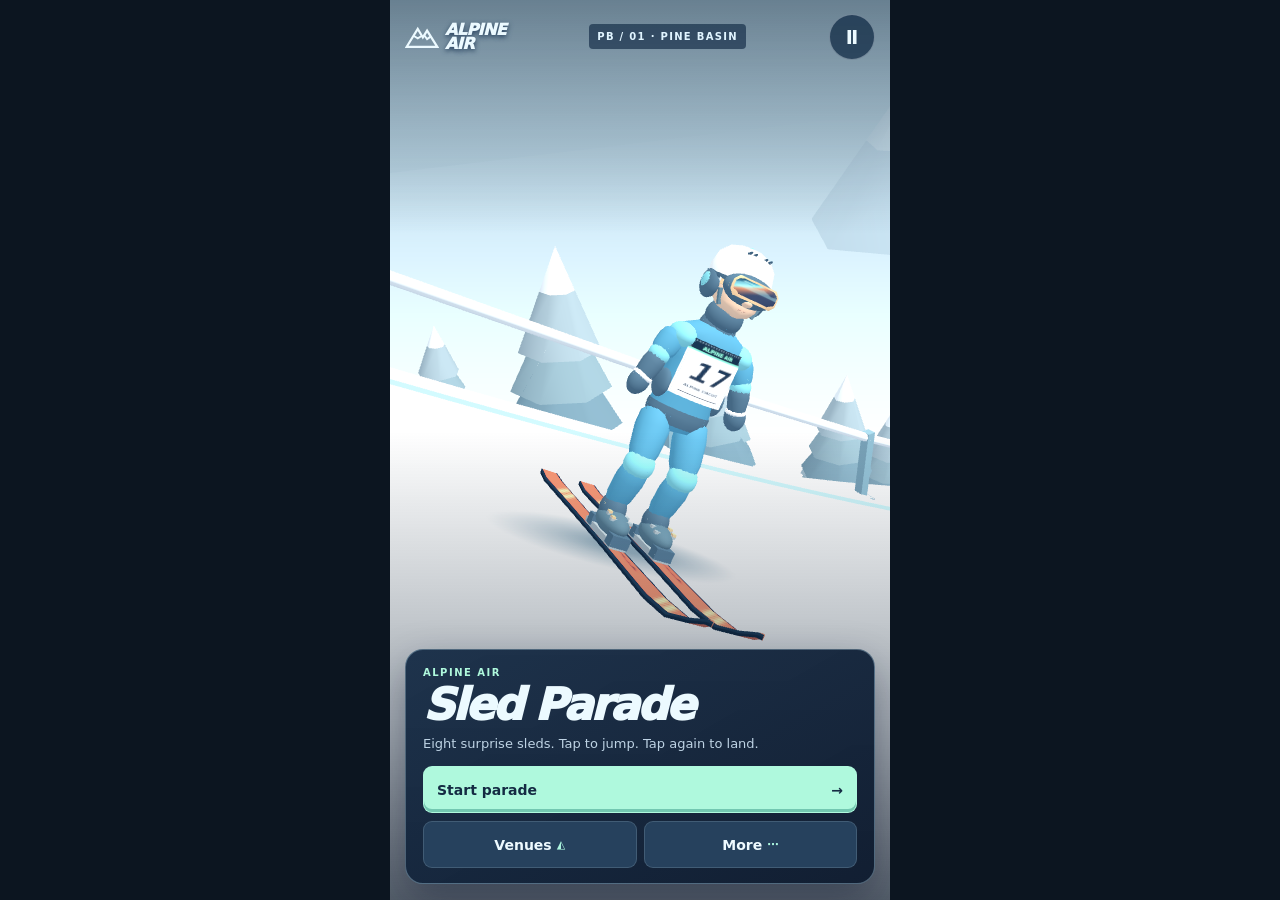
<file: index-source.html>
<!doctype html>
<html lang="en"><head><meta charset="utf-8"><meta name="viewport" content="width=device-width,initial-scale=1,viewport-fit=cover"><meta name="theme-color" content="#101f32"><meta name="description" content="A pocket ski jumping tournament. Two taps, two jumps, three alpine hills."><title>Alpine Air</title><link rel="stylesheet" href="style.css"></head>
<body><main id="game" aria-label="Alpine Air">
<div id="stage" aria-hidden="true"></div><div class="vignette"></div>
<header><div class="brand"><svg viewBox="0 0 40 32" aria-hidden="true"><path d="M2 28 15 7l6 10 5-8 12 19H2Z" fill="none" stroke="currentColor" stroke-width="2.6"/><path d="m10 15 5 3 5-3m3 0 3 4 4-3" fill="none" stroke="currentColor" stroke-width="2.3"/></svg><span>ALPINE<br>AIR</span></div><div class="meet" id="meet"></div><button class="round" id="menu" aria-label="Open menu">Ⅱ</button></header>
<div id="hud" hidden><div><small id="jump"></small><strong id="meters">0 <sub>m</sub></strong></div><div class="wind"><small>CROSSWIND</small><b id="wind"></b></div></div>
<div id="toast" aria-live="polite"></div>
<section class="panel" id="panel" aria-live="polite"></section>
<div id="controls" hidden><div class="coach"><small id="step">01 / TAKEOFF</small><b id="hint">Watch the stripe.</b><div class="track"><div id="zone"></div><i id="needle"></i></div></div><button id="tap" aria-label="Take off"><svg viewBox="0 0 32 32" aria-hidden="true"><path d="m7 21 9-10 9 10M16 11v14" fill="none" stroke="currentColor" stroke-width="2.6" stroke-linecap="round" stroke-linejoin="round"/></svg><span>JUMP</span></button></div>
<div class="rotate">↻<br><strong>Turn your phone upright</strong></div>
</main><script src="vendor/three.min.js"></script><script type="module" src="app.mjs"></script></body></html>
</file>
<file: style.css>
:root{color-scheme:dark;--ice:#ecfaff;--ink:#122640;--mint:#aff9dd;--sub:#a9c3d5;font:16px system-ui,sans-serif;background:#0c1520}*{box-sizing:border-box}[hidden]{display:none!important}html,body{margin:0;height:100%;overflow:hidden;overscroll-behavior:none}button{font:inherit;color:inherit;cursor:pointer;touch-action:manipulation;-webkit-tap-highlight-color:transparent}button:focus-visible{outline:2px solid #fff;outline-offset:3px}button:disabled{opacity:.48;cursor:default}#game{isolation:isolate;position:relative;height:100%;height:100dvh;max-width:500px;margin:auto;overflow:hidden;background:#adc9db;color:var(--ice);touch-action:none;--side:max(15px,env(safe-area-inset-left),env(safe-area-inset-right));--bottom:max(16px,env(safe-area-inset-bottom));--top:max(13px,env(safe-area-inset-top))}#stage,.vignette{position:absolute;inset:0}canvas{width:100%;height:100%;display:block}.vignette{background:linear-gradient(#10243782,transparent 26%,transparent 48%,#10243763 80%,#071526b0);pointer-events:none}header{position:absolute;z-index:3;top:var(--top);left:var(--side);right:var(--side);height:47px;display:flex;align-items:center;justify-content:space-between;gap:8px}.brand{display:flex;gap:6px;align-items:center;text-shadow:0 2px 5px #233d5a;font-weight:950;font-style:italic;line-height:.86;letter-spacing:-.035em}.brand svg{width:34px}.meet{font-size:10px;letter-spacing:.13em;text-transform:uppercase;font-weight:850;border-radius:4px;padding:7px 8px;background:#112944a9;color:#e0f4ff;white-space:nowrap}.round{border:1px solid #effaff60;background:#18324dcd;border-radius:100%;height:46px;width:46px;flex:none;font-size:19px;font-weight:850}
.panel{position:absolute;bottom:var(--bottom);left:var(--side);right:var(--side);z-index:2;background:linear-gradient(150deg,#182e48f5,#101d31fa);border:1px solid #c5ecff54;border-radius:18px;padding:17px 17px 15px;box-shadow:0 16px 42px #0b132b63;max-height:calc(100% - 75px);overflow:auto;overscroll-behavior:contain;touch-action:pan-y}.panel:empty{display:none}.panel small,.coach small,#hud small{display:block;font-size:10px;letter-spacing:.15em;font-weight:900;color:var(--mint);text-transform:uppercase}.panel h1,.panel h2{font-size:clamp(26px,8.3vw,44px);line-height:.95;letter-spacing:-.055em;font-weight:950;font-style:italic;margin:6px 0 9px}.panel p{font-size:13px;line-height:1.4;color:#bed3e4;margin:7px 0 13px}.primary,.secondary,.choice{display:flex;align-items:center;justify-content:space-between;gap:8px;width:100%;padding:0 13px;min-height:47px;border-radius:9px;font-size:14px;font-weight:900;border:1px solid transparent}.primary{background:var(--mint);color:#142b43;box-shadow:inset 0 -3px #73c8b1}.secondary,.choice{background:#26415d;color:#eefaff;border-color:#d9f6ff26}.row{display:flex;gap:7px;margin-top:8px}.row>*{flex:1}.choice{margin-top:6px}.muted{color:#b6cddb;font-size:11px;font-weight:750}.scores{display:grid;gap:5px;margin:9px 0 11px}.score{display:grid;grid-template-columns:1fr 1fr auto;align-items:center;gap:6px;padding:7px 9px;border-radius:7px;background:#263d55;font-size:12px}.score b:last-child{color:var(--mint);font-variant-numeric:tabular-nums}.score strong{font-size:14px}.medal{position:absolute;right:18px;top:16px;font-size:29px;color:#ffe39b}.panel .reward{font-size:11px;margin:7px 0 0}
#hud{position:absolute;z-index:1;left:var(--side);right:var(--side);top:calc(var(--top) + 57px);display:flex;justify-content:space-between;text-shadow:0 1px 4px #192e42}.wind{text-align:right}#hud strong{font-size:34px;line-height:1;letter-spacing:-.08em;font-style:italic}#hud sub{font-size:13px;vertical-align:baseline}#controls{position:absolute;bottom:var(--bottom);left:var(--side);right:var(--side);display:flex;align-items:end;gap:12px;z-index:2}.coach{flex:1;min-width:0;background:#132943ed;border:1px solid #b4e9ff57;border-radius:12px;padding:11px 10px;box-shadow:0 5px 25px #10203a55}.coach b{display:block;font-size:13px;margin:4px 0 9px}.track{position:relative;background:#6d8496;height:8px;border-radius:8px}.track #zone{position:absolute;top:0;bottom:0;background:#8bf5c9;border-radius:6px}.track i{height:14px;width:4px;position:absolute;top:-3px;background:white;border-radius:4px;box-shadow:0 1px 4px #0b2035;transform:translateX(-50%)}#tap{display:grid;justify-items:center;align-content:center;width:87px;height:87px;border-radius:50%;border:2px solid #e4fff5;background:#a9f7dc;color:#142b43;box-shadow:0 0 0 5px #12284280,inset 0 -5px #6abfae,0 8px 16px #14234350;font-size:11px;font-weight:950;letter-spacing:.1em;flex:none}#tap svg{width:29px;height:29px}#tap.landing svg{transform:rotate(180deg)}#tap:active{transform:scale(.94)}#tap.hot{box-shadow:0 0 0 6px #b9ffe173,0 0 20px #c2ffe9,inset 0 -5px #6abfae}#toast{position:absolute;top:26%;left:50%;transform:translateX(-50%);white-space:nowrap;z-index:2;padding:8px 13px;border-radius:5px;background:#142944;color:#f3fff8;border-left:4px solid var(--mint);font-size:12px;font-weight:950;letter-spacing:.1em;pointer-events:none;box-shadow:0 6px 16px #19324d58}#toast:empty{display:none}.rotate{display:none}.rotate strong{font-size:17px}
@media(max-width:350px),(max-height:650px){.panel{padding:12px}.panel p{margin:6px 0 9px}.panel h1,.panel h2{font-size:30px}.primary,.secondary,.choice{min-height:44px}#tap{width:72px;height:72px}.coach{padding:8px}.coach b{margin:3px 0 6px}}@media(orientation:landscape) and (max-height:540px){.rotate{display:grid;place-content:center;text-align:center;position:absolute;inset:0;z-index:6;background:#132944;font-size:38px}}
header .meet{min-width:0;overflow:hidden;text-overflow:ellipsis}
@media(max-width:360px){header{gap:6px}.brand{font-size:14px;gap:4px}.brand svg{width:28px}.meet{font-size:9px;letter-spacing:.055em;padding:7px 6px}}
.rating{color:#ffdf8d;font-size:21px;letter-spacing:.1em;line-height:1.25}
.track #zone.gold{background:#ffd77e}
.home-dock button{justify-content:center;gap:5px;padding:0 6px;min-width:0}
.home-dock button span:last-child{font-size:11px;color:#acf6df}
#toast.meme{color:#342445;background:#ffd684;border-color:#ee9768;transform:translateX(-50%) rotate(-3deg);letter-spacing:.055em}
@media(max-width:350px){.home-dock button{font-size:12px}}
</file>
